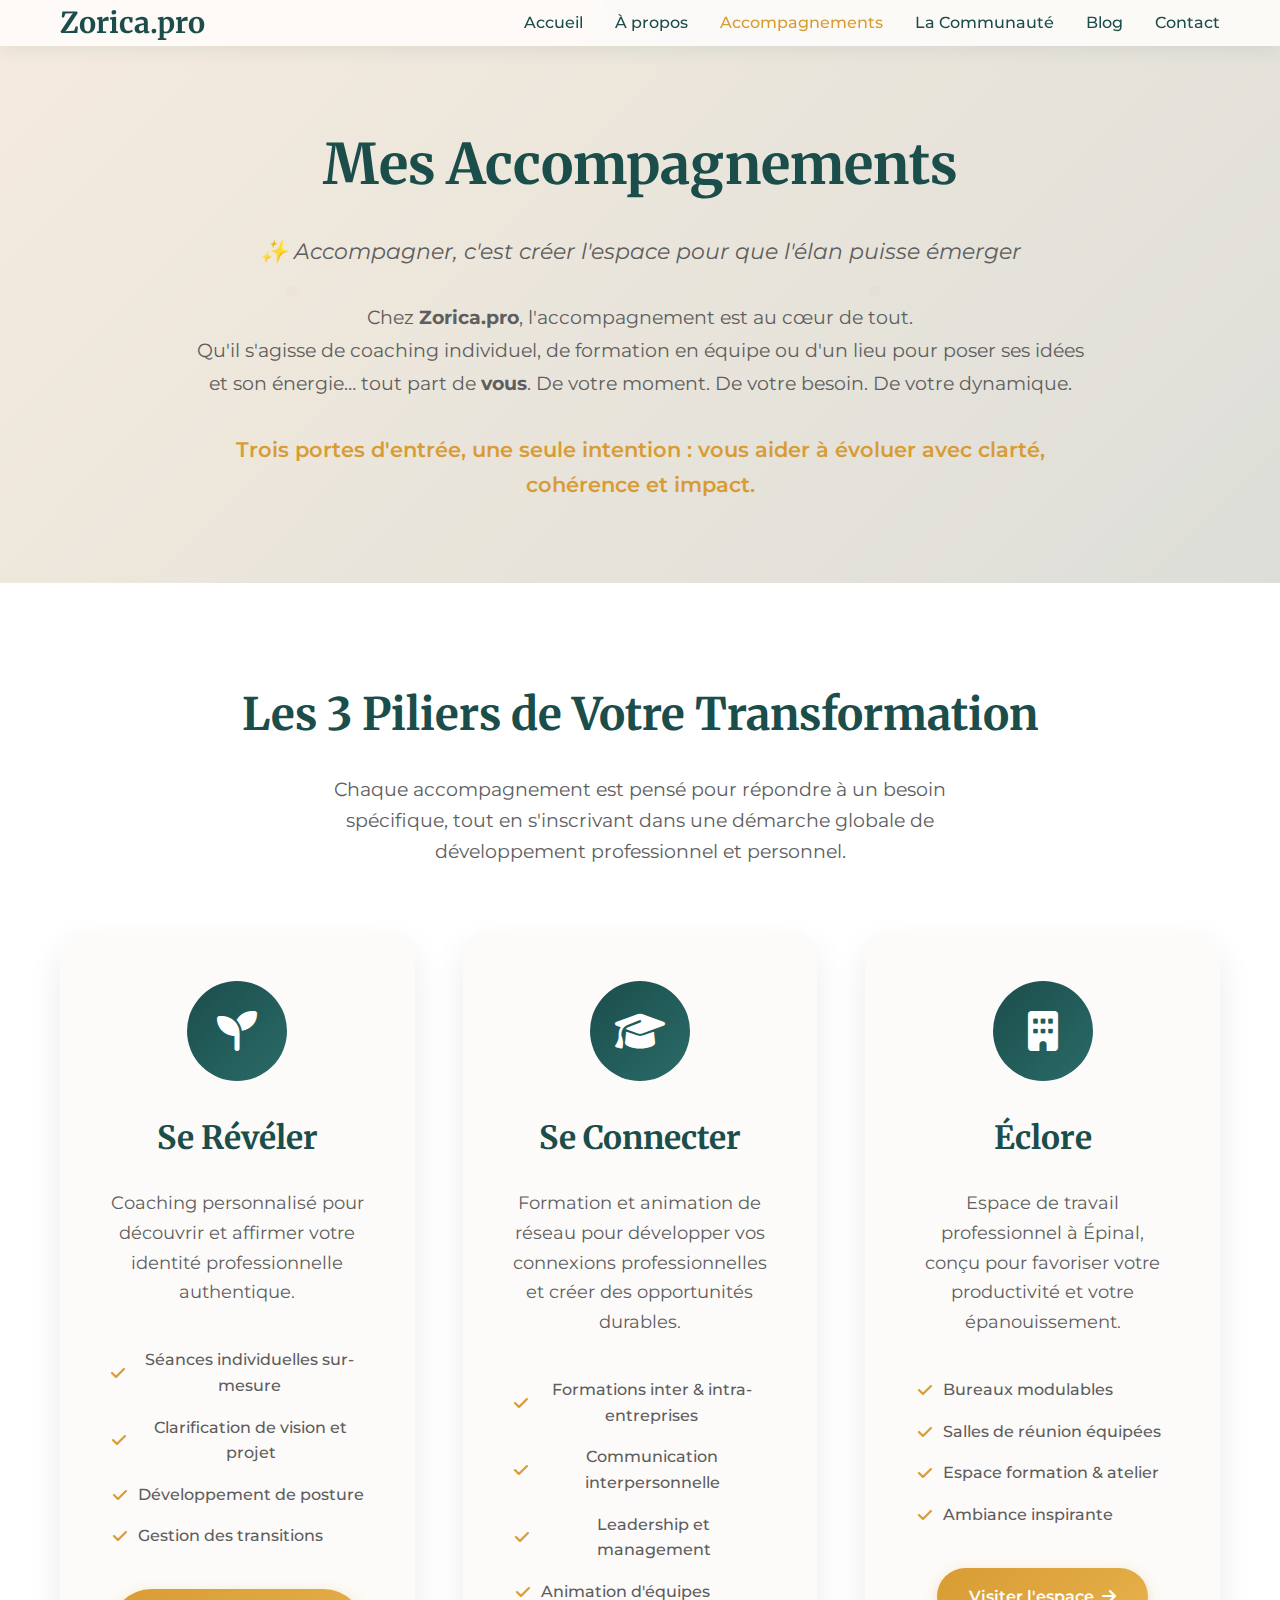
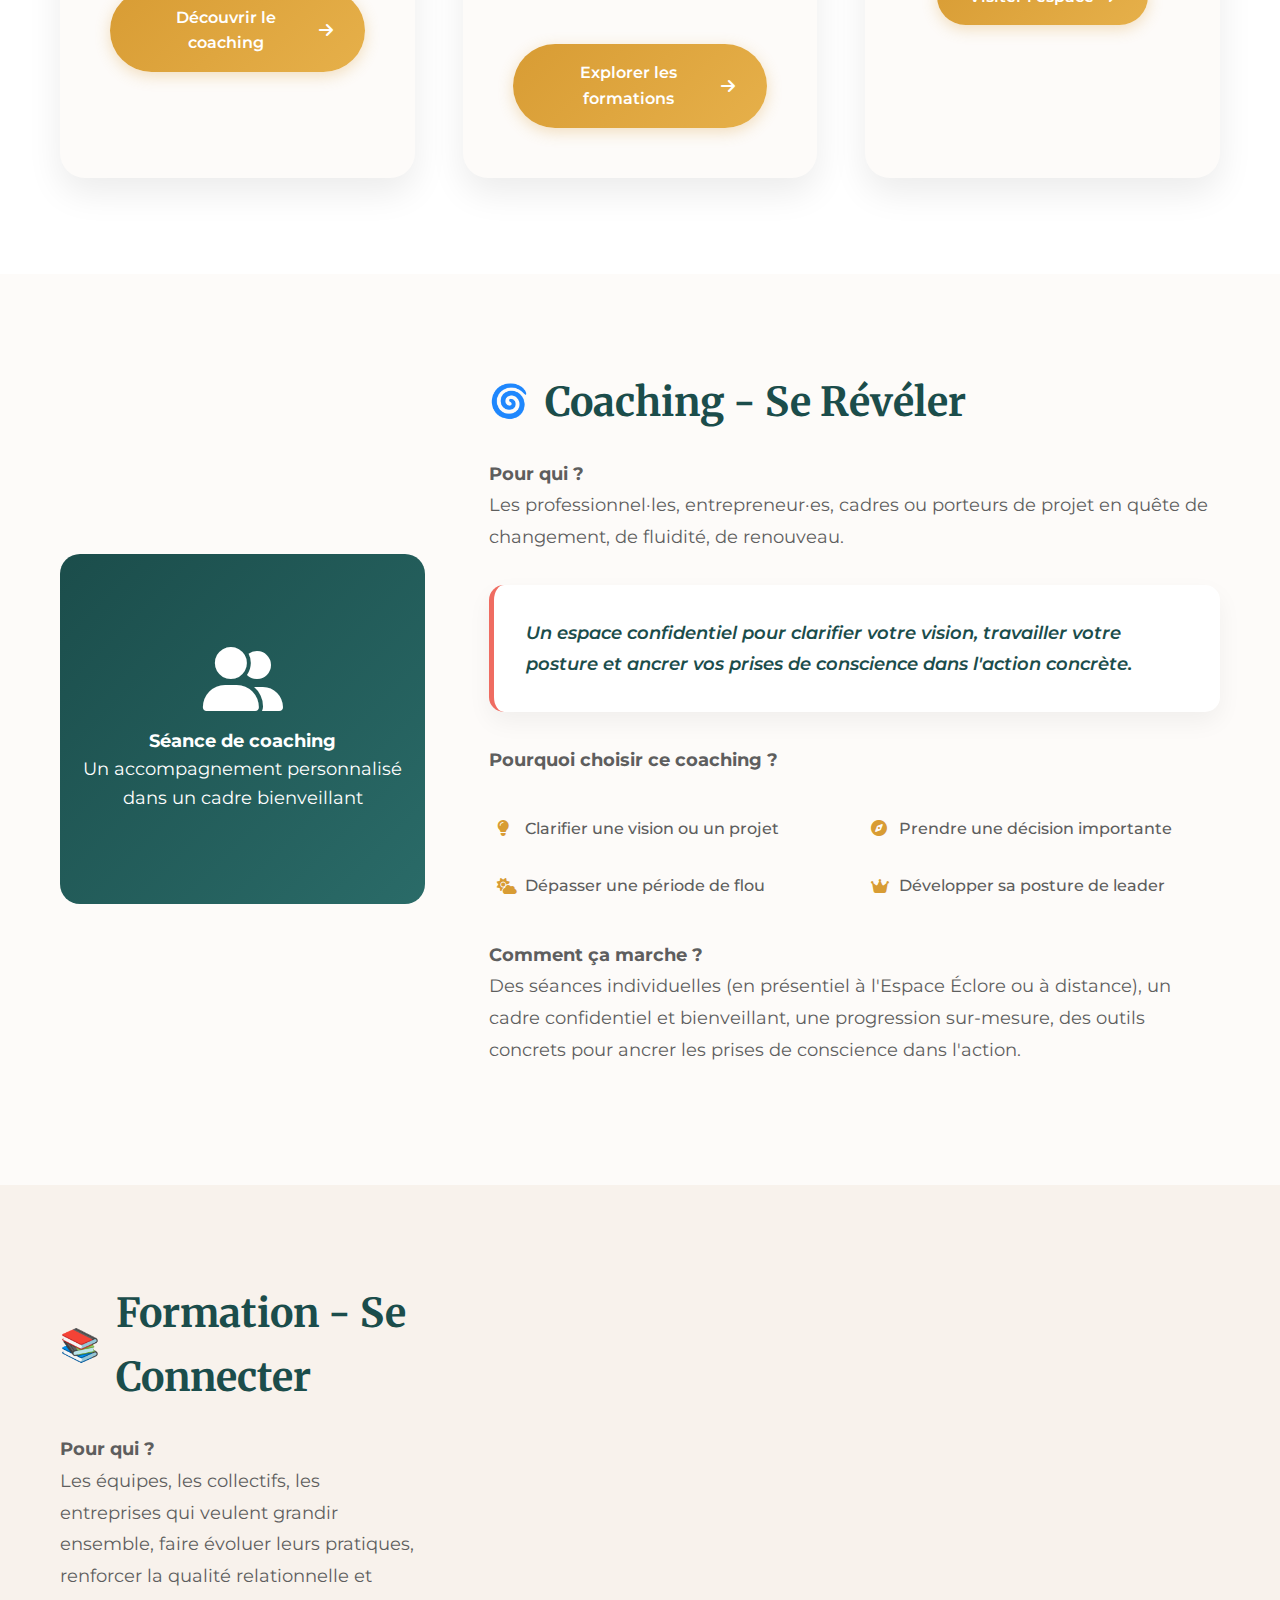
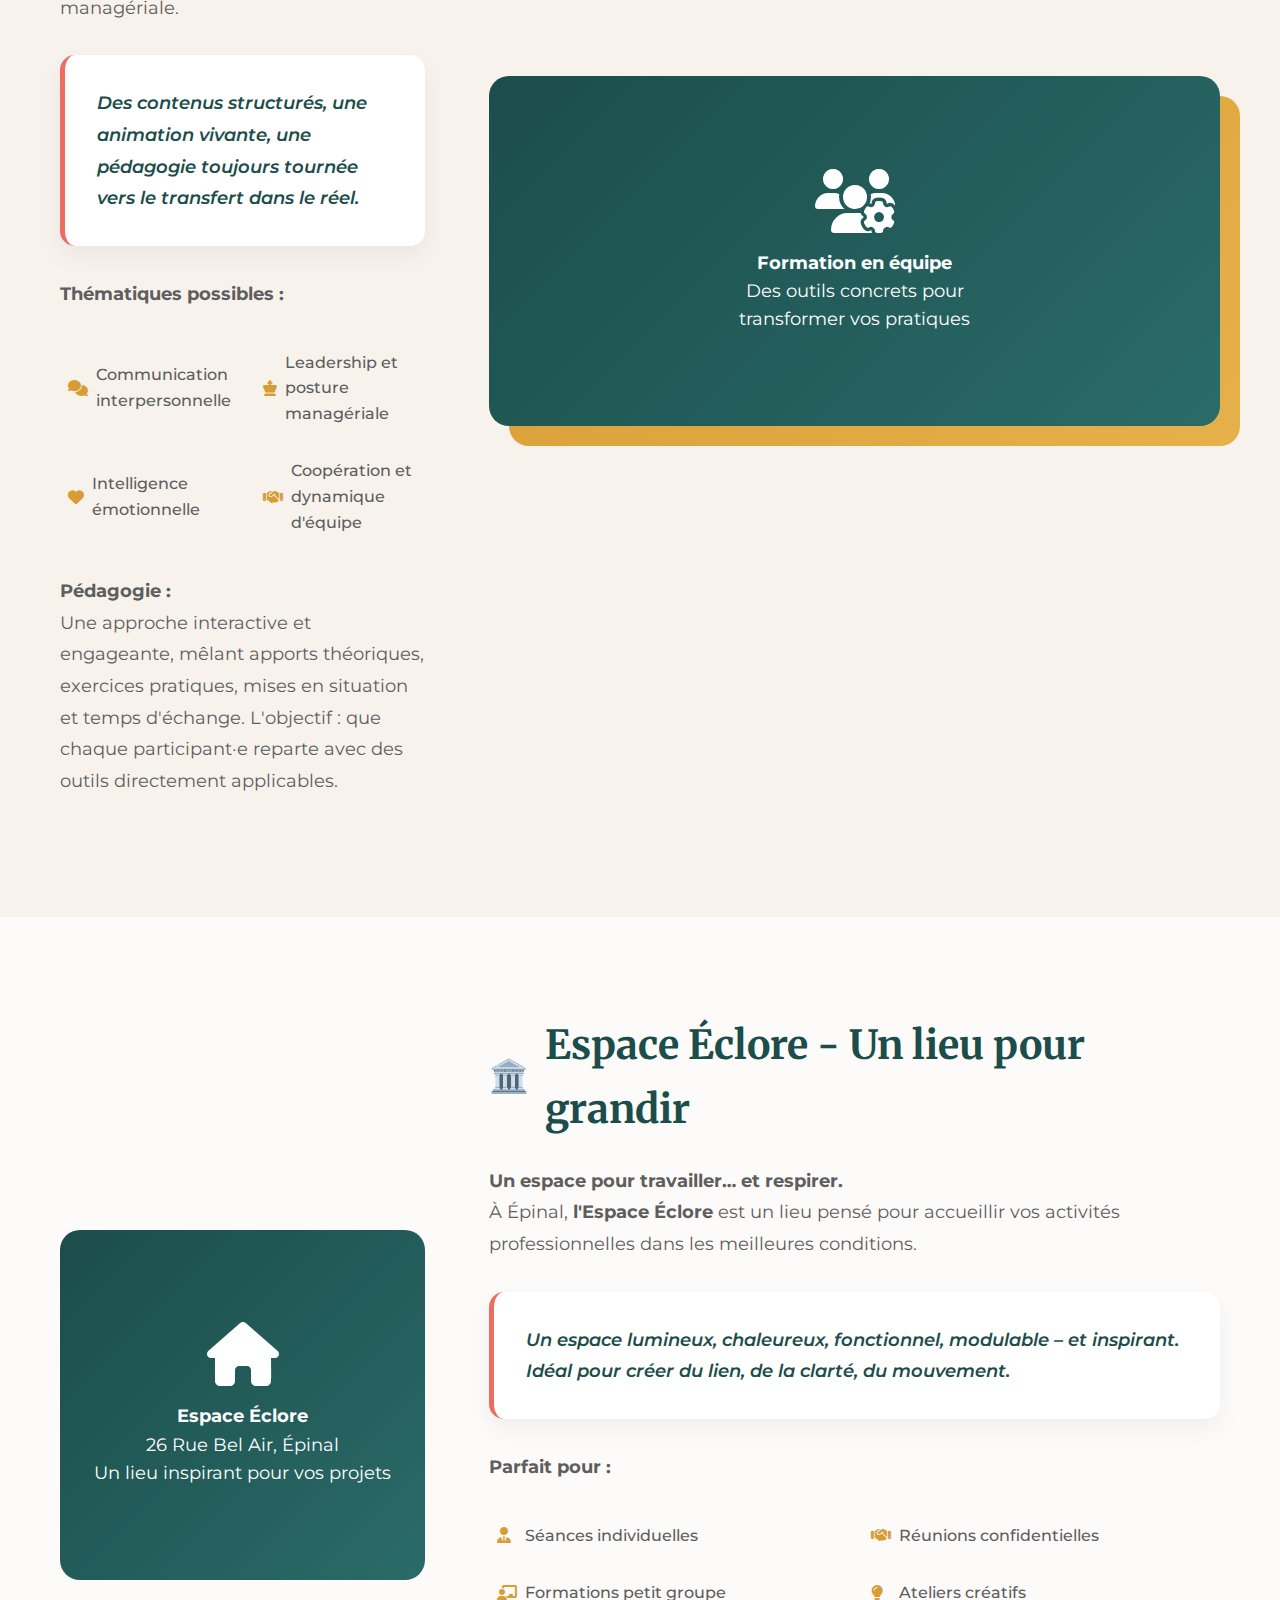
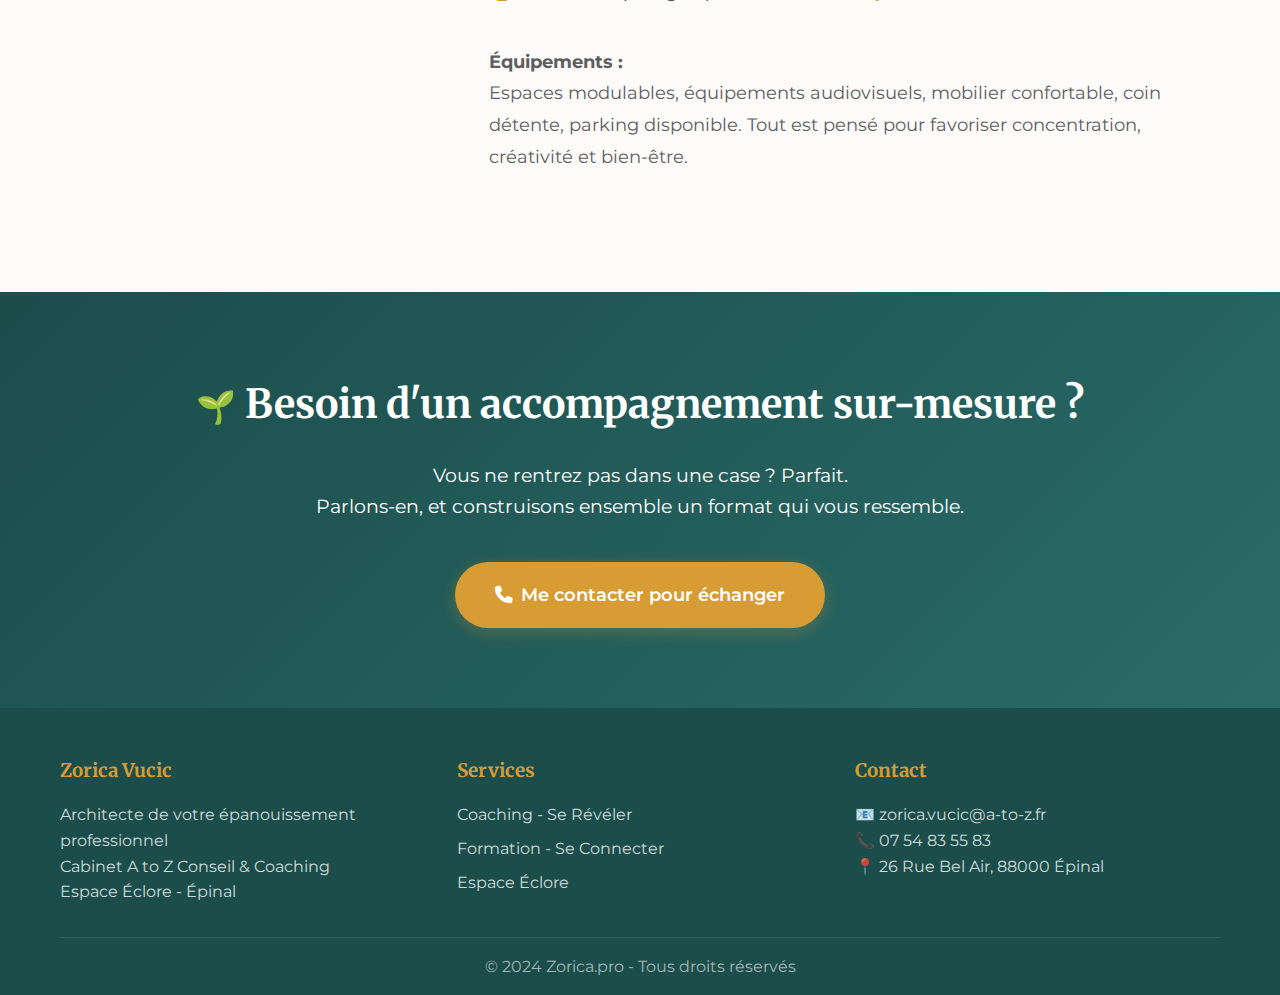
<file: accompagnements.html>
<!DOCTYPE html>
<html lang="fr">
<head>
    <meta charset="UTF-8">
    <meta name="viewport" content="width=device-width, initial-scale=1.0">
    <title>Accompagnements - Zorica Vucic | Coaching, Formation & Espace Professionnel</title>
    <meta name="description" content="Découvrez les 3 piliers d'accompagnement de Zorica Vucic : Se Révéler (coaching), Se Connecter (formation), Éclore (espace professionnel) à Épinal.">
    <link href="https://fonts.googleapis.com/css2?family=Merriweather:wght@300;400;700&family=Montserrat:wght@300;400;500;600;700&display=swap" rel="stylesheet">
    <link rel="stylesheet" href="https://cdnjs.cloudflare.com/ajax/libs/font-awesome/6.4.0/css/all.min.css">
    <style>
        * {
            margin: 0;
            padding: 0;
            box-sizing: border-box;
        }

        :root {
            --primary-teal: #1B4D4B;
            --secondary-gold: #D89C34;
            --accent-coral: #EF6C61;
            --bg-main: #F8F2EC;
            --text-grey: #5E5E5E;
            --neutral-light: #FDFBF9;
            --white: #FFFFFF;
            --gradient-primary: linear-gradient(135deg, var(--primary-teal) 0%, #2A6B68 100%);
            --gradient-secondary: linear-gradient(135deg, var(--secondary-gold) 0%, #E6B04A 100%);
        }

        body {
            font-family: 'Montserrat', sans-serif;
            line-height: 1.6;
            color: var(--text-grey);
            background: var(--bg-main);
        }

        .serif {
            font-family: 'Merriweather', serif;
        }

        .container {
            max-width: 1200px;
            margin: 0 auto;
            padding: 0 20px;
        }

        /* Header */
        header {
            background: rgba(253, 251, 249, 0.95);
            backdrop-filter: blur(10px);
            position: fixed;
            width: 100%;
            top: 0;
            z-index: 1000;
            box-shadow: 0 2px 20px rgba(27, 77, 75, 0.1);
            transition: all 0.3s ease;
        }

        nav {
            display: flex;
            justify-content: space-between;
            align-items: center;
            padding: 1rem 0;
        }

        .logo {
            font-family: 'Merriweather', serif;
            font-size: 1.8rem;
            font-weight: 700;
            color: var(--primary-teal);
            text-decoration: none;
            transition: color 0.3s ease;
        }

        .logo:hover {
            color: var(--secondary-gold);
        }

        .nav-menu {
            display: flex;
            list-style: none;
            gap: 2rem;
            align-items: center;
        }

        .nav-menu a {
            text-decoration: none;
            color: var(--primary-teal);
            font-weight: 500;
            transition: color 0.3s ease;
            position: relative;
        }

        .nav-menu a:hover {
            color: var(--secondary-gold);
        }

        .nav-menu a::after {
            content: '';
            position: absolute;
            width: 0;
            height: 2px;
            bottom: -5px;
            left: 0;
            background: var(--gradient-secondary);
            transition: width 0.3s ease;
        }

        .nav-menu a:hover::after {
            width: 100%;
        }

        .mobile-menu {
            display: none;
            flex-direction: column;
            cursor: pointer;
        }

        .mobile-menu span {
            width: 25px;
            height: 3px;
            background: var(--primary-teal);
            margin: 3px 0;
            transition: 0.3s;
        }

        /* Hero Section */
        .accompagnements-hero {
            background: linear-gradient(135deg, rgba(216, 156, 52, 0.08) 0%, rgba(27, 77, 75, 0.12) 100%);
            padding: 120px 0 80px;
            text-align: center;
            position: relative;
            overflow: hidden;
        }

        .accompagnements-hero::before {
            content: '';
            position: absolute;
            top: 0;
            left: 0;
            width: 100%;
            height: 100%;
            background: url('data:image/svg+xml,<svg xmlns="http://www.w3.org/2000/svg" viewBox="0 0 100 100"><defs><pattern id="grain" width="100" height="100" patternUnits="userSpaceOnUse"><circle cx="50" cy="50" r="1" fill="%23EF6C61" opacity="0.1"/></pattern></defs><rect width="100" height="100" fill="url(%23grain)"/></svg>');
            opacity: 0.3;
        }

        .accompagnements-hero .container {
            position: relative;
            z-index: 2;
        }

        .accompagnements-hero h1 {
            font-family: 'Merriweather', serif;
            font-size: 3.5rem;
            color: var(--primary-teal);
            margin-bottom: 1.5rem;
            animation: fadeInUp 0.8s ease;
        }

        .accompagnements-hero .subtitle {
            font-size: 1.4rem;
            color: var(--text-grey);
            max-width: 800px;
            margin: 0 auto 2rem;
            animation: fadeInUp 0.8s ease 0.2s both;
            font-style: italic;
        }

        .intro-text {
            font-size: 1.2rem;
            line-height: 1.7;
            max-width: 900px;
            margin: 0 auto;
            animation: fadeInUp 0.8s ease 0.4s both;
        }

        /* Main Services Section */
        .main-services {
            padding: 6rem 0;
            background: white;
        }

        .services-intro {
            text-align: center;
            margin-bottom: 4rem;
        }

        .services-intro h2 {
            font-family: 'Merriweather', serif;
            font-size: 2.8rem;
            color: var(--primary-teal);
            margin-bottom: 1.5rem;
        }

        .services-intro p {
            font-size: 1.2rem;
            color: var(--text-grey);
            max-width: 700px;
            margin: 0 auto;
        }

        .services-grid {
            display: grid;
            grid-template-columns: repeat(auto-fit, minmax(350px, 1fr));
            gap: 3rem;
            margin-top: 4rem;
        }

        .service-card {
            background: var(--neutral-light);
            border-radius: 25px;
            padding: 3rem;
            text-align: center;
            box-shadow: 0 15px 35px rgba(0, 0, 0, 0.08);
            transition: all 0.4s ease;
            position: relative;
            overflow: hidden;
            border: 2px solid transparent;
        }

        .service-card::before {
            content: '';
            position: absolute;
            top: 0;
            left: -100%;
            width: 100%;
            height: 100%;
            background: linear-gradient(
                90deg,
                transparent,
                rgba(216, 156, 52, 0.1),
                transparent
            );
            transition: left 0.6s ease;
        }

        .service-card:hover {
            transform: translateY(-10px);
            box-shadow: 0 25px 50px rgba(0, 0, 0, 0.15);
            border-color: var(--secondary-gold);
        }

        .service-card:hover::before {
            left: 100%;
        }

        .service-icon {
            width: 100px;
            height: 100px;
            margin: 0 auto 2rem;
            background: var(--gradient-primary);
            border-radius: 50%;
            display: flex;
            align-items: center;
            justify-content: center;
            font-size: 2.5rem;
            color: white;
            transition: all 0.4s ease;
            position: relative;
            z-index: 2;
        }

        .service-card:hover .service-icon {
            transform: scale(1.1) rotate(5deg);
            box-shadow: 0 15px 35px rgba(27, 77, 75, 0.3);
        }

        .service-card h3 {
            font-family: 'Merriweather', serif;
            font-size: 2rem;
            color: var(--primary-teal);
            margin-bottom: 1.5rem;
            position: relative;
            z-index: 2;
        }

        .service-description {
            font-size: 1.1rem;
            line-height: 1.7;
            margin-bottom: 2rem;
            position: relative;
            z-index: 2;
        }

        .service-features {
            list-style: none;
            margin-bottom: 2rem;
            position: relative;
            z-index: 2;
        }

        .service-features li {
            padding: 0.5rem 0;
            display: flex;
            align-items: center;
            gap: 0.5rem;
            font-weight: 500;
        }

        .service-features i {
            color: var(--secondary-gold);
            width: 20px;
        }

        .service-cta {
            background: var(--gradient-secondary);
            color: white;
            padding: 1rem 2rem;
            border-radius: 50px;
            text-decoration: none;
            font-weight: 600;
            display: inline-flex;
            align-items: center;
            gap: 0.5rem;
            transition: all 0.3s ease;
            box-shadow: 0 4px 15px rgba(216, 156, 52, 0.3);
            position: relative;
            z-index: 2;
        }

        .service-cta:hover {
            transform: translateY(-2px);
            box-shadow: 0 8px 25px rgba(216, 156, 52, 0.4);
            gap: 1rem;
        }

        /* Detailed Service Sections */
        .service-detail {
            padding: 6rem 0;
            position: relative;
        }

        .service-detail:nth-child(even) {
            background: var(--neutral-light);
        }

        .service-content {
            display: grid;
            grid-template-columns: 1fr 2fr;
            gap: 4rem;
            align-items: center;
        }

        .service-visual {
            position: relative;
        }

        .service-visual::before {
            content: '';
            position: absolute;
            top: 20px;
            left: 20px;
            width: 100%;
            height: 100%;
            background: var(--gradient-secondary);
            border-radius: 20px;
            z-index: -1;
            animation: float 3s ease-in-out infinite;
        }

        @keyframes float {
            0%, 100% { transform: translateY(0px) rotate(0deg); }
            50% { transform: translateY(-10px) rotate(2deg); }
        }

        .visual-placeholder {
            width: 100%;
            height: 350px;
            background: var(--gradient-primary);
            border-radius: 20px;
            display: flex;
            flex-direction: column;
            align-items: center;
            justify-content: center;
            color: white;
            text-align: center;
            font-size: 1.1rem;
        }

        .visual-placeholder i {
            font-size: 4rem;
            margin-bottom: 1rem;
        }

        .service-info h2 {
            font-family: 'Merriweather', serif;
            font-size: 2.5rem;
            color: var(--primary-teal);
            margin-bottom: 1.5rem;
            display: flex;
            align-items: center;
            gap: 1rem;
        }

        .service-emoji {
            font-size: 2rem;
            animation: pulse-glow 2s ease-in-out infinite;
        }

        @keyframes pulse-glow {
            0%, 100% { transform: scale(1); filter: brightness(1); }
            50% { transform: scale(1.1); filter: brightness(1.2); }
        }

        .service-info p {
            font-size: 1.1rem;
            line-height: 1.8;
            margin-bottom: 1.5rem;
        }

        .highlight-box {
            background: white;
            padding: 2rem;
            border-radius: 15px;
            border-left: 5px solid var(--accent-coral);
            margin: 2rem 0;
            box-shadow: 0 10px 25px rgba(0, 0, 0, 0.05);
        }

        .highlight-box p {
            margin: 0;
            font-weight: 600;
            color: var(--primary-teal);
            font-style: italic;
        }

        .benefits-grid {
            display: grid;
            grid-template-columns: 1fr 1fr;
            gap: 1rem;
            margin: 2rem 0;
        }

        .benefit-item {
            display: flex;
            align-items: center;
            gap: 0.5rem;
            padding: 0.5rem;
            font-weight: 500;
        }

        .benefit-item i {
            color: var(--secondary-gold);
            width: 20px;
        }

        /* Custom CTA Section */
        .custom-cta {
            padding: 5rem 0;
            background: linear-gradient(135deg, var(--primary-teal) 0%, #2A6B68 100%);
            color: white;
            text-align: center;
        }

        .custom-cta h2 {
            font-family: 'Merriweather', serif;
            font-size: 2.5rem;
            margin-bottom: 1.5rem;
        }

        .custom-cta p {
            font-size: 1.2rem;
            margin-bottom: 2.5rem;
            max-width: 700px;
            margin-left: auto;
            margin-right: auto;
        }

        .cta-button {
            background: var(--secondary-gold);
            color: white;
            padding: 1.2rem 2.5rem;
            border-radius: 50px;
            text-decoration: none;
            font-weight: 600;
            font-size: 1.1rem;
            display: inline-flex;
            align-items: center;
            gap: 0.5rem;
            transition: all 0.3s ease;
            box-shadow: 0 4px 15px rgba(216, 156, 52, 0.3);
        }

        .cta-button:hover {
            transform: translateY(-2px);
            box-shadow: 0 8px 25px rgba(216, 156, 52, 0.4);
            gap: 1rem;
        }

        /* Animations */
        @keyframes fadeInUp {
            from {
                opacity: 0;
                transform: translateY(30px);
            }
            to {
                opacity: 1;
                transform: translateY(0);
            }
        }

        .fade-in-up {
            animation: fadeInUp 0.8s ease;
        }

        /* Responsive Design */
        @media (max-width: 768px) {
            .nav-menu {
                display: none;
            }

            .mobile-menu {
                display: flex;
            }

            .accompagnements-hero h1 {
                font-size: 2.5rem;
            }

            .services-grid {
                grid-template-columns: 1fr;
            }

            .service-content {
                grid-template-columns: 1fr;
                text-align: center;
            }

            .benefits-grid {
                grid-template-columns: 1fr;
            }

            .services-intro h2 {
                font-size: 2.2rem;
            }

            .service-info h2 {
                font-size: 2rem;
            }
        }
    </style>
</head>
<body>
    <!-- Header -->
    <header>
        <nav class="container">
            <a href="index.html" class="logo">Zorica.pro</a>
            <ul class="nav-menu">
                <li><a href="index.html">Accueil</a></li>
                <li><a href="a-propos.html">À propos</a></li>
                <li><a href="#" style="color: var(--secondary-gold);">Accompagnements</a></li>
                <li><a href="#communaute">La Communauté</a></li>
                <li><a href="#blog">Blog</a></li>
                <li><a href="index.html#contact">Contact</a></li>
            </ul>
            <div class="mobile-menu">
                <span></span>
                <span></span>
                <span></span>
            </div>
        </nav>
    </header>

    <!-- Hero Section -->
    <section class="accompagnements-hero">
        <div class="container">
            <h1>Mes Accompagnements</h1>
            <p class="subtitle">✨ Accompagner, c'est créer l'espace pour que l'élan puisse émerger</p>
            <div class="intro-text">
                <p>Chez <strong>Zorica.pro</strong>, l'accompagnement est au cœur de tout.<br>
                Qu'il s'agisse de coaching individuel, de formation en équipe ou d'un lieu pour poser ses idées et son énergie… tout part de <strong>vous</strong>. De votre moment. De votre besoin. De votre dynamique.</p>
                <br>
                <p style="color: var(--secondary-gold); font-weight: 600; font-size: 1.3rem;">Trois portes d'entrée, une seule intention : vous aider à évoluer avec clarté, cohérence et impact.</p>
            </div>
        </div>
    </section>

    <!-- Main Services Overview -->
    <section class="main-services">
        <div class="container">
            <div class="services-intro">
                <h2>Les 3 Piliers de Votre Transformation</h2>
                <p>Chaque accompagnement est pensé pour répondre à un besoin spécifique, tout en s'inscrivant dans une démarche globale de développement professionnel et personnel.</p>
            </div>
            
            <div class="services-grid">
                <div class="service-card">
                    <div class="service-icon">
                        <i class="fas fa-seedling"></i>
                    </div>
                    <h3>Se Révéler</h3>
                    <p class="service-description">Coaching personnalisé pour découvrir et affirmer votre identité professionnelle authentique.</p>
                    <ul class="service-features">
                        <li><i class="fas fa-check"></i> Séances individuelles sur-mesure</li>
                        <li><i class="fas fa-check"></i> Clarification de vision et projet</li>
                        <li><i class="fas fa-check"></i> Développement de posture</li>
                        <li><i class="fas fa-check"></i> Gestion des transitions</li>
                    </ul>
                    <a href="#coaching-detail" class="service-cta">
                        Découvrir le coaching <i class="fas fa-arrow-right"></i>
                    </a>
                </div>

                <div class="service-card">
                    <div class="service-icon">
                        <i class="fas fa-graduation-cap"></i>
                    </div>
                    <h3>Se Connecter</h3>
                    <p class="service-description">Formation et animation de réseau pour développer vos connexions professionnelles et créer des opportunités durables.</p>
                    <ul class="service-features">
                        <li><i class="fas fa-check"></i> Formations inter & intra-entreprises</li>
                        <li><i class="fas fa-check"></i> Communication interpersonnelle</li>
                        <li><i class="fas fa-check"></i> Leadership et management</li>
                        <li><i class="fas fa-check"></i> Animation d'équipes</li>
                    </ul>
                    <a href="#formation-detail" class="service-cta">
                        Explorer les formations <i class="fas fa-arrow-right"></i>
                    </a>
                </div>

                <div class="service-card">
                    <div class="service-icon">
                        <i class="fas fa-building"></i>
                    </div>
                    <h3>Éclore</h3>
                    <p class="service-description">Espace de travail professionnel à Épinal, conçu pour favoriser votre productivité et votre épanouissement.</p>
                    <ul class="service-features">
                        <li><i class="fas fa-check"></i> Bureaux modulables</li>
                        <li><i class="fas fa-check"></i> Salles de réunion équipées</li>
                        <li><i class="fas fa-check"></i> Espace formation & atelier</li>
                        <li><i class="fas fa-check"></i> Ambiance inspirante</li>
                    </ul>
                    <a href="#espace-detail" class="service-cta">
                        Visiter l'espace <i class="fas fa-arrow-right"></i>
                    </a>
                </div>
            </div>
        </div>
    </section>

    <!-- Coaching Detail Section -->
    <section class="service-detail" id="coaching-detail">
        <div class="container">
            <div class="service-content">
                <div class="service-visual">
                    <div class="visual-placeholder">
                        <i class="fas fa-user-friends"></i>
                        <div>
                            <strong>Séance de coaching</strong><br>
                            Un accompagnement personnalisé<br>
                            dans un cadre bienveillant
                        </div>
                    </div>
                </div>
                <div class="service-info">
                    <h2><span class="service-emoji">🌀</span> Coaching - Se Révéler</h2>
                    
                    <p><strong>Pour qui ?</strong><br>
                    Les professionnel·les, entrepreneur·es, cadres ou porteurs de projet en quête de changement, de fluidité, de renouveau.</p>

                    <div class="highlight-box">
                        <p>Un espace confidentiel pour clarifier votre vision, travailler votre posture et ancrer vos prises de conscience dans l'action concrète.</p>
                    </div>

                    <p><strong>Pourquoi choisir ce coaching ?</strong></p>
                    <div class="benefits-grid">
                        <div class="benefit-item">
                            <i class="fas fa-lightbulb"></i>
                            <span>Clarifier une vision ou un projet</span>
                        </div>
                        <div class="benefit-item">
                            <i class="fas fa-compass"></i>
                            <span>Prendre une décision importante</span>
                        </div>
                        <div class="benefit-item">
                            <i class="fas fa-cloud-sun"></i>
                            <span>Dépasser une période de flou</span>
                        </div>
                        <div class="benefit-item">
                            <i class="fas fa-crown"></i>
                            <span>Développer sa posture de leader</span>
                        </div>
                    </div>

                    <p><strong>Comment ça marche ?</strong><br>
                    Des séances individuelles (en présentiel à l'Espace Éclore ou à distance), un cadre confidentiel et bienveillant, une progression sur-mesure, des outils concrets pour ancrer les prises de conscience dans l'action.</p>
                </div>
            </div>
        </div>
    </section>

    <!-- Formation Detail Section -->
    <section class="service-detail" id="formation-detail">
        <div class="container">
            <div class="service-content">
                <div class="service-info">
                    <h2><span class="service-emoji">📚</span> Formation - Se Connecter</h2>
                    
                    <p><strong>Pour qui ?</strong><br>
                    Les équipes, les collectifs, les entreprises qui veulent grandir ensemble, faire évoluer leurs pratiques, renforcer la qualité relationnelle et managériale.</p>

                    <div class="highlight-box">
                        <p>Des contenus structurés, une animation vivante, une pédagogie toujours tournée vers le transfert dans le réel.</p>
                    </div>

                    <p><strong>Thématiques possibles :</strong></p>
                    <div class="benefits-grid">
                        <div class="benefit-item">
                            <i class="fas fa-comments"></i>
                            <span>Communication interpersonnelle</span>
                        </div>
                        <div class="benefit-item">
                            <i class="fas fa-chess-king"></i>
                            <span>Leadership et posture managériale</span>
                        </div>
                        <div class="benefit-item">
                            <i class="fas fa-heart"></i>
                            <span>Intelligence émotionnelle</span>
                        </div>
                        <div class="benefit-item">
                            <i class="fas fa-handshake"></i>
                            <span>Coopération et dynamique d'équipe</span>
                        </div>
                    </div>

                    <p><strong>Pédagogie :</strong><br>
                    Une approche interactive et engageante, mêlant apports théoriques, exercices pratiques, mises en situation et temps d'échange. L'objectif : que chaque participant·e reparte avec des outils directement applicables.</p>
                </div>
                <div class="service-visual">
                    <div class="visual-placeholder">
                        <i class="fas fa-users-cog"></i>
                        <div>
                            <strong>Formation en équipe</strong><br>
                            Des outils concrets pour<br>
                            transformer vos pratiques
                        </div>
                    </div>
                </div>
            </div>
        </div>
    </section>

    <!-- Espace Detail Section -->
    <section class="service-detail" id="espace-detail">
        <div class="container">
            <div class="service-content">
                <div class="service-visual">
                    <div class="visual-placeholder">
                        <i class="fas fa-home"></i>
                        <div>
                            <strong>Espace Éclore</strong><br>
                            26 Rue Bel Air, Épinal<br>
                            Un lieu inspirant pour vos projets
                        </div>
                    </div>
                </div>
                <div class="service-info">
                    <h2><span class="service-emoji">🏛️</span> Espace Éclore - Un lieu pour grandir</h2>
                    
                    <p><strong>Un espace pour travailler… et respirer.</strong><br>
                    À Épinal, <strong>l'Espace Éclore</strong> est un lieu pensé pour accueillir vos activités professionnelles dans les meilleures conditions.</p>

                    <div class="highlight-box">
                        <p>Un espace lumineux, chaleureux, fonctionnel, modulable – et inspirant. Idéal pour créer du lien, de la clarté, du mouvement.</p>
                    </div>

                    <p><strong>Parfait pour :</strong></p>
                    <div class="benefits-grid">
                        <div class="benefit-item">
                            <i class="fas fa-user-tie"></i>
                            <span>Séances individuelles</span>
                        </div>
                        <div class="benefit-item">
                            <i class="fas fa-handshake"></i>
                            <span>Réunions confidentielles</span>
                        </div>
                        <div class="benefit-item">
                            <i class="fas fa-chalkboard-teacher"></i>
                            <span>Formations petit groupe</span>
                        </div>
                        <div class="benefit-item">
                            <i class="fas fa-lightbulb"></i>
                            <span>Ateliers créatifs</span>
                        </div>
                    </div>

                    <p><strong>Équipements :</strong><br>
                    Espaces modulables, équipements audiovisuels, mobilier confortable, coin détente, parking disponible. Tout est pensé pour favoriser concentration, créativité et bien-être.</p>
                </div>
            </div>
        </div>
    </section>

    <!-- Custom CTA Section -->
    <section class="custom-cta">
        <div class="container">
            <h2><span style="font-size: 2rem;">🌱</span> Besoin d'un accompagnement sur-mesure ?</h2>
            <p>Vous ne rentrez pas dans une case ? Parfait.<br>
            Parlons-en, et construisons ensemble un format qui vous ressemble.</p>
            <a href="index.html#contact" class="cta-button">
                <i class="fas fa-phone"></i>
                Me contacter pour échanger
            </a>
        </div>
    </section>

    <!-- Footer -->
    <footer style="background: var(--primary-teal); color: white; padding: 3rem 0 1rem;">
        <div class="container">
            <div style="display: grid; grid-template-columns: repeat(auto-fit, minmax(250px, 1fr)); gap: 2rem; margin-bottom: 2rem;">
                <div>
                    <h3 style="font-family: 'Merriweather', serif; margin-bottom: 1rem; color: var(--secondary-gold);">Zorica Vucic</h3>
                    <p style="color: rgba(255, 255, 255, 0.8); line-height: 1.6;">Architecte de votre épanouissement professionnel</p>
                    <p style="color: rgba(255, 255, 255, 0.8);">Cabinet A to Z Conseil & Coaching</p>
                    <p style="color: rgba(255, 255, 255, 0.8);">Espace Éclore - Épinal</p>
                </div>
                <div>
                    <h3 style="font-family: 'Merriweather', serif; margin-bottom: 1rem; color: var(--secondary-gold);">Services</h3>
                    <a href="#coaching-detail" style="color: rgba(255, 255, 255, 0.8); text-decoration: none; display: block; margin-bottom: 0.5rem;">Coaching - Se Révéler</a>
                    <a href="#formation-detail" style="color: rgba(255, 255, 255, 0.8); text-decoration: none; display: block; margin-bottom: 0.5rem;">Formation - Se Connecter</a>
                    <a href="#espace-detail" style="color: rgba(255, 255, 255, 0.8); text-decoration: none; display: block; margin-bottom: 0.5rem;">Espace Éclore</a>
                </div>
                <div>
                    <h3 style="font-family: 'Merriweather', serif; margin-bottom: 1rem; color: var(--secondary-gold);">Contact</h3>
                    <p style="color: rgba(255, 255, 255, 0.8);">📧 zorica.vucic@a-to-z.fr</p>
                    <p style="color: rgba(255, 255, 255, 0.8);">📞 07 54 83 55 83</p>
                    <p style="color: rgba(255, 255, 255, 0.8);">📍 26 Rue Bel Air, 88000 Épinal</p>
                </div>
            </div>
            <div style="border-top: 1px solid rgba(255, 255, 255, 0.1); padding-top: 1rem; text-align: center; color: rgba(255, 255, 255, 0.6);">
                <p>&copy; 2024 Zorica.pro - Tous droits réservés</p>
            </div>
        </div>
    </footer>

    <script>
        // Smooth scrolling for anchor links
        document.querySelectorAll('a[href^="#"]').forEach(anchor => {
            anchor.addEventListener('click', function (e) {
                e.preventDefault();
                const target = document.querySelector(this.getAttribute('href'));
                if (target) {
                    target.scrollIntoView({
                        behavior: 'smooth',
                        block: 'start'
                    });
                }
            });
        });

        // Header scroll effect
        window.addEventListener('scroll', function() {
            const header = document.querySelector('header');
            if (window.scrollY > 100) {
                header.style.background = 'rgba(253, 251, 249, 0.98)';
                header.style.boxShadow = '0 2px 20px rgba(27, 77, 75, 0.15)';
            } else {
                header.style.background = 'rgba(253, 251, 249, 0.95)';
                header.style.boxShadow = '0 2px 20px rgba(27, 77, 75, 0.1)';
            }
        });

        // Intersection Observer for animations
        const observerOptions = {
            threshold: 0.1,
            rootMargin: '0px 0px -50px 0px'
        };

        const observer = new IntersectionObserver(function(entries) {
            entries.forEach(entry => {
                if (entry.isIntersecting) {
                    entry.target.classList.add('fade-in-up');
                }
            });
        }, observerOptions);

        // Observe elements for animation
        document.querySelectorAll('.service-card, .service-content').forEach(el => {
            observer.observe(el);
        });

        // Mobile menu toggle
        document.querySelector('.mobile-menu').addEventListener('click', function() {
            const navMenu = document.querySelector('.nav-menu');
            navMenu.style.display = navMenu.style.display === 'flex' ? 'none' : 'flex';
        });
    </script>
</body>
</html>
</file>
